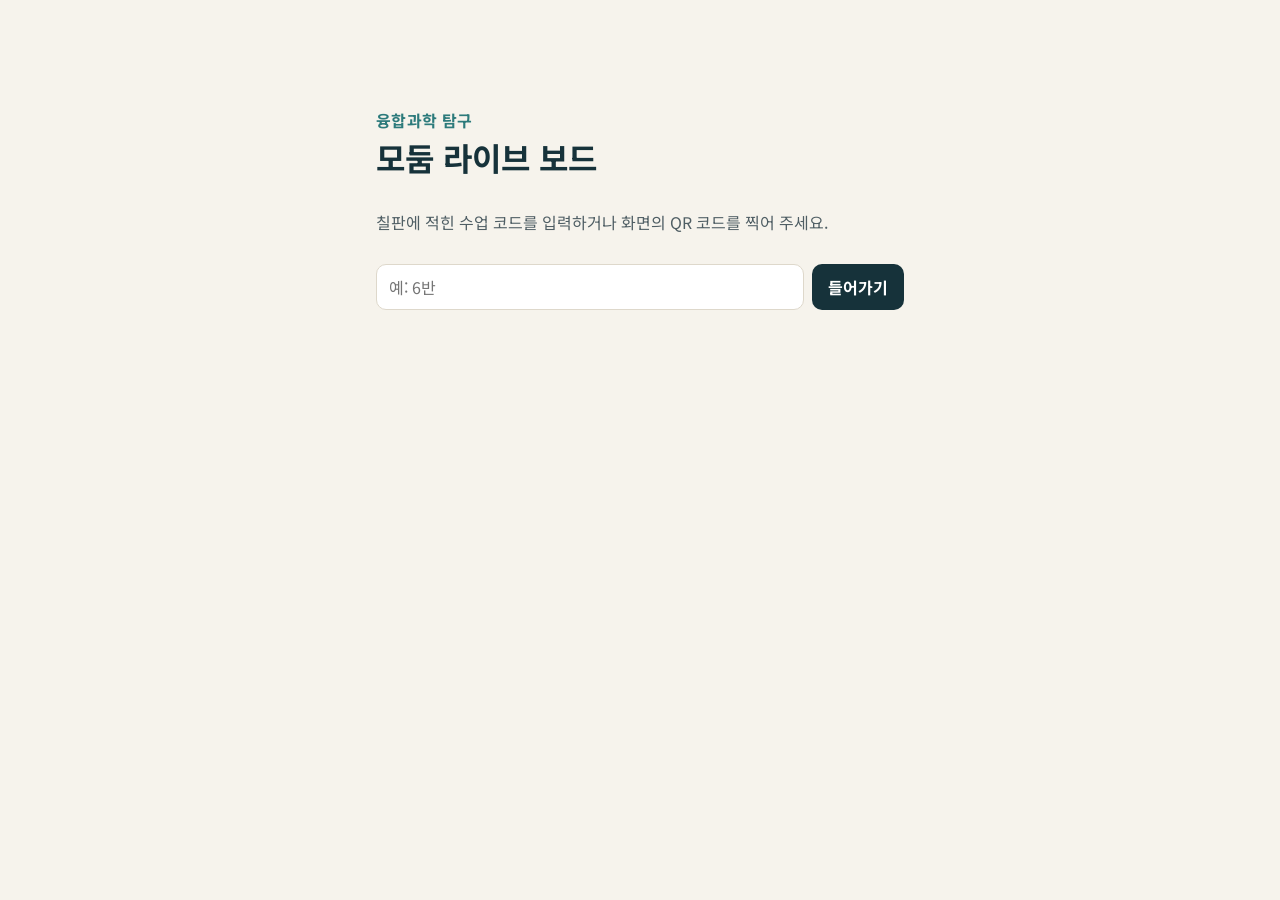
<file: index.html>
<!doctype html>
<html lang="ko">
<head>
<meta charset="utf-8">
<meta name="viewport" content="width=device-width, initial-scale=1">
<title>융합과학 탐구 · 난제 해결 라이브 보드</title>
<link rel="preconnect" href="https://fonts.googleapis.com">
<link href="https://fonts.googleapis.com/css2?family=Noto+Sans+KR:wght@400;500;700;900&display=swap" rel="stylesheet">
<link rel="stylesheet" href="css/style.css">
</head>
<body>
<div id="app"></div>
<script type="module" src="js/student.js"></script>
</body>
</html>
</file>
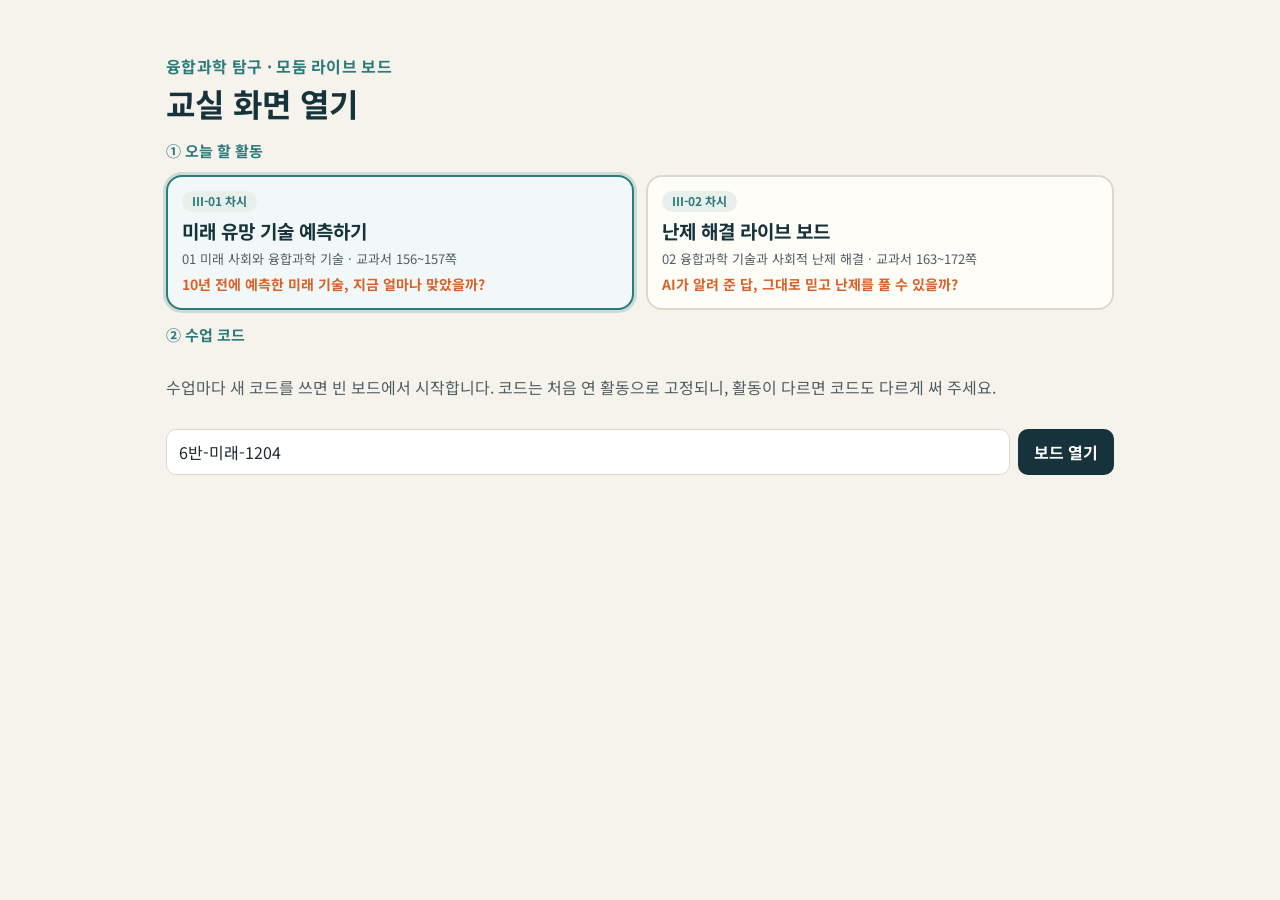
<file: board.html>
<!doctype html>
<html lang="ko">
<head>
<meta charset="utf-8">
<meta name="viewport" content="width=device-width, initial-scale=1">
<title>융합과학 탐구 · 난제 해결 라이브 보드 · 교실 화면</title>
<link rel="preconnect" href="https://fonts.googleapis.com">
<link href="https://fonts.googleapis.com/css2?family=Noto+Sans+KR:wght@400;500;700;900&display=swap" rel="stylesheet">
<link rel="stylesheet" href="css/style.css">
<script src="js/vendor/qrcode.js"></script>
</head>
<body>
<div id="app"></div>
<script type="module" src="js/board.js"></script>
</body>
</html>
</file>
<file: css/style.css>
:root {
  --bg: #F6F3EC; --panel: #FFFDF8; --line: #DED8CB; --ink: #1E2B30; --soft: #4F5E64;
  --navy: #16323A; --navy2: #1F4650; --teal: #2C7A7B; --mint: #8FC7C1; --orange: #D9622B; --peach: #F3D9C8;
  --green: #2E8B57; --yellow: #E8B730; --red: #C8352E;
  --font: 'Noto Sans KR', 'Apple SD Gothic Neo', 'Malgun Gothic', sans-serif;
}
* { box-sizing: border-box; }
html, body { margin: 0; background: var(--bg); color: var(--ink); font-family: var(--font); }
button, input, textarea, select { font-family: inherit; font-size: inherit; color: inherit; }
button { cursor: pointer; }
:focus-visible { outline: 3px solid var(--orange); outline-offset: 2px; }
.muted { color: var(--soft); }
.pill { display: inline-block; padding: 4px 12px; border-radius: 999px; font-weight: 700; font-size: 14px; }
.demo { background: #FFF1C9; color: #5B4300; padding: 10px 14px; border-radius: 10px; font-size: 14px; line-height: 1.5; }
.err { background: #FBE3E1; color: #7A1D17; padding: 10px 14px; border-radius: 10px; font-size: 15px; }
.toast { position: fixed; left: 50%; bottom: 24px; transform: translateX(-50%); background: var(--navy); color: #fff; padding: 12px 20px; border-radius: 12px; font-weight: 700; box-shadow: 0 6px 24px rgba(0,0,0,.2); z-index: 50; }

/* ---------- 학생 화면 ---------- */
.s-wrap { max-width: 860px; margin: 0 auto; padding: 16px 16px 80px; display: flex; flex-direction: column; gap: 16px; }
.s-head { display: flex; flex-direction: column; gap: 10px; }
.s-head h1 { margin: 0; font-size: 24px; color: var(--navy); }
.room { font-size: 14px; color: var(--teal); font-weight: 700; }
.groups { display: grid; grid-template-columns: repeat(5, minmax(0, 1fr)); gap: 8px; }
.groups button { border: 2px solid var(--line); background: var(--panel); border-radius: 14px; padding: 10px 6px; text-align: center; line-height: 1.3; }
.groups button b { display: block; font-size: 18px; color: var(--navy); }
.groups button span { font-size: 12px; color: var(--soft); }
.groups button[aria-pressed="true"] { border-color: var(--teal); background: var(--teal); }
.groups button[aria-pressed="true"] b, .groups button[aria-pressed="true"] span { color: #fff; }
.tabs { display: flex; gap: 6px; overflow-x: auto; padding-bottom: 4px; }
.tabs button { flex: none; border: 1px solid var(--line); background: var(--panel); border-radius: 999px; padding: 8px 14px; font-weight: 700; font-size: 15px; color: var(--soft); }
.tabs button.done::after { content: ' ✓'; color: var(--teal); }
.tabs button[aria-selected="true"] { background: var(--navy); color: #fff; border-color: var(--navy); }
.card { background: var(--panel); border: 1px solid var(--line); border-radius: 18px; padding: 20px; display: flex; flex-direction: column; gap: 14px; }
.card h2 { margin: 0; font-size: 22px; color: var(--navy); }
.hint { background: #E9EFEA; border-radius: 12px; padding: 12px 14px; font-size: 15px; line-height: 1.6; }
.hint b { color: var(--teal); }
label.f, div.f { display: flex; flex-direction: column; gap: 6px; font-weight: 700; font-size: 15px; }
.req { color: var(--orange); font-size: 13px; }
textarea, input[type=text], select { width: 100%; border: 1.5px solid var(--line); border-radius: 10px; padding: 10px 12px; background: #fff; font-size: 16px; line-height: 1.5; font-weight: 400; }
textarea { min-height: 70px; resize: vertical; }
.row3 { border: 1px dashed var(--line); border-radius: 12px; padding: 12px; display: flex; flex-direction: column; gap: 10px; }
.row3 h3 { margin: 0; font-size: 16px; color: var(--orange); }
.choices { display: flex; flex-wrap: wrap; gap: 8px; }
.choices label { display: flex; align-items: center; gap: 6px; border: 1.5px solid var(--line); border-radius: 999px; padding: 6px 12px; font-size: 15px; background: #fff; font-weight: 500; }
.choices input { accent-color: var(--teal); width: 18px; height: 18px; }
.light-G { color: var(--green); } .light-Y { color: #8A6400; } .light-R { color: var(--red); }
.submit { border: 0; background: var(--orange); color: #1A1A1A; font-weight: 900; font-size: 18px; border-radius: 14px; padding: 14px; }
.submit:disabled { opacity: .5; cursor: default; }
.recv { border-left: 4px solid var(--teal); padding: 8px 12px; background: #fff; border-radius: 8px; font-size: 15px; line-height: 1.6; font-weight: 400; }
.join { display: flex; gap: 8px; }
.join input { flex: 1; }
.join button, .btn { border: 0; background: var(--navy); color: #fff; border-radius: 10px; padding: 10px 16px; font-weight: 700; }

/* ---------- 교실 앞 보드 ---------- */
.b-wrap { height: 100vh; display: flex; flex-direction: column; padding: 18px 24px; gap: 14px; }
.b-top { display: flex; align-items: center; gap: 18px; flex-wrap: wrap; }
.b-top h1 { margin: 0; font-size: 28px; font-weight: 900; color: var(--navy); }
.b-top .q { font-size: 18px; color: var(--orange); font-weight: 700; }
.b-top .sp { flex: 1; }
.b-tabs { display: flex; gap: 6px; flex-wrap: wrap; }
.b-tabs button { border: 1px solid var(--line); background: var(--panel); border-radius: 999px; padding: 8px 16px; font-weight: 700; font-size: 16px; color: var(--soft); }
.b-tabs button[aria-selected="true"] { background: var(--navy); color: #fff; border-color: var(--navy); }
.b-meta { font-size: 14px; color: var(--soft); font-variant-numeric: tabular-nums; }
.b-grid { flex: 1; min-height: 0; display: grid; grid-template-columns: repeat(5, minmax(0, 1fr)); gap: 14px; }
.col { background: var(--panel); border: 1px solid var(--line); border-radius: 18px; display: flex; flex-direction: column; min-height: 0; overflow: hidden; cursor: zoom-in; }
.col-h { background: var(--navy); color: #fff; padding: 12px 16px; display: flex; flex-direction: column; gap: 6px; }
.col-h .n { font-size: 14px; color: var(--mint); font-weight: 700; }
.col-h .t { font-size: 22px; font-weight: 900; line-height: 1.2; }
.dots { display: flex; gap: 5px; }
.dot { flex: 1; height: 8px; border-radius: 4px; background: #34555E; }
.dot.on { background: var(--mint); }
.dot.now { background: var(--orange); }
.col-b { padding: 14px; display: flex; flex-direction: column; gap: 10px; overflow-y: auto; font-size: 19px; line-height: 1.5; }
.lbl { font-size: 15px; font-weight: 700; color: var(--teal); }
.box { background: #fff; border: 1px solid var(--line); border-radius: 10px; padding: 8px 10px; word-break: keep-all; overflow-wrap: anywhere; }
.box.sci { border: 2px solid var(--teal); background: #EEF6F5; }
.box.v2 { border: 2px solid var(--orange); background: #FFF4EC; font-weight: 700; }
.empty { color: #9AA6AA; font-size: 15px; text-align: center; padding: 24px 8px; }
.sig { display: flex; gap: 8px; align-items: flex-start; }
.sig i { flex: none; width: 18px; height: 18px; border-radius: 50%; margin-top: 5px; }
.sig i.G { background: var(--green); } .sig i.Y { background: var(--yellow); } .sig i.R { background: var(--red); }
.mvp { background: var(--red); color: #fff; }
.chip { display: inline-block; font-size: 13px; font-weight: 700; border-radius: 8px; padding: 2px 8px; margin: 2px 4px 2px 0; background: #E9EFEA; color: var(--navy); }
.chip.acc { background: var(--peach); color: #7A3510; }
.chip.reb { background: var(--navy2); color: #fff; }
.fresh { animation: pop 1.2s ease-out; }
@keyframes pop { 0% { box-shadow: 0 0 0 4px var(--orange); } 100% { box-shadow: 0 0 0 0 transparent; } }
@media (prefers-reduced-motion: reduce) { .fresh { animation: none; } }
.ov { position: fixed; inset: 0; background: rgba(22,50,58,.55); display: flex; align-items: center; justify-content: center; padding: 32px; z-index: 20; }
.ov .col { width: min(1100px, 100%); max-height: 100%; cursor: zoom-out; }
.ov .col-b { font-size: 26px; } .ov .lbl { font-size: 18px; } .ov .col-h .t { font-size: 34px; }
.joinbox { display: flex; align-items: center; gap: 12px; background: var(--panel); border: 1px solid var(--line); border-radius: 14px; padding: 6px 12px 6px 6px; }
.joinbox .qr { width: 120px; height: 120px; background: #fff; border: 0; border-radius: 8px; padding: 0; cursor: zoom-in; }
.joinbox .qr img { width: 120px; height: 120px; display: block; image-rendering: pixelated; }
.qr-ov { cursor: zoom-out; }
.qr-big { background: #fff; border-radius: 24px; padding: 32px; display: flex; flex-direction: column; align-items: center; gap: 12px; max-width: 92vw; }
.qr-big img { width: min(70vh, 80vw); height: min(70vh, 80vw); image-rendering: pixelated; display: block; }
.qr-big .code { font-size: 32px; font-weight: 900; color: var(--navy); }
.qr-big .url { font-size: 18px; color: var(--soft); overflow-wrap: anywhere; text-align: center; }
.joinbox .code { font-size: 22px; font-weight: 900; color: var(--navy); }
.joinbox .url { font-size: 13px; color: var(--soft); max-width: 260px; overflow-wrap: anywhere; }
.setup { max-width: 560px; margin: 12vh auto; padding: 0 16px; display: flex; flex-direction: column; gap: 14px; }
.setup h1 { margin: 0; color: var(--navy); }

/* ---------- 사진·그림 ---------- */
.hidden-file { display: none; }
.btn-ghost { border: 1.5px solid var(--line); background: #fff; color: var(--navy); border-radius: 10px; padding: 9px 14px; font-weight: 700; }
.att-preview { display: flex; align-items: flex-start; gap: 10px; flex-wrap: wrap; }
.att-preview img { max-width: 100%; max-height: 260px; border-radius: 10px; border: 1px solid var(--line); }
.mini-gal { display: grid; grid-template-columns: repeat(3, minmax(0, 1fr)); gap: 8px; }
.mini-gal figure, .pic { margin: 0; }
.mini-gal img { width: 100%; aspect-ratio: 4 / 3; object-fit: cover; border-radius: 8px; border: 1px solid var(--line); }
.mini-gal figcaption { font-size: 13px; color: var(--soft); font-weight: 400; }
.pad-ov { position: fixed; inset: 0; background: rgba(22,50,58,.75); z-index: 40; display: flex; align-items: center; justify-content: center; padding: 12px; }
.pad { background: var(--panel); border-radius: 16px; padding: 12px; display: flex; flex-direction: column; gap: 10px; width: min(1200px, 100%); max-height: 100%; }
.pad-tools { display: flex; flex-wrap: wrap; gap: 8px; align-items: center; }
.pad-tools select { width: auto; }
.pad-tools .sp { flex: 1; }
.swatch { width: 36px; height: 36px; border-radius: 50%; border: 2px solid var(--line); }
.swatch[aria-pressed="true"] { outline: 3px solid var(--orange); outline-offset: 2px; }
.pad-canvas { width: 100%; height: auto; max-height: calc(100vh - 120px); object-fit: contain; background: #fff; border-radius: 10px; border: 1px solid var(--line); touch-action: none; }
.pic img { width: 100%; max-height: 260px; object-fit: contain; background: #fff; border: 1px solid var(--line); border-radius: 10px; cursor: zoom-in; display: block; }
.pic figcaption { font-size: 15px; color: var(--soft); margin-top: 4px; }
.ov .pic img { max-height: 60vh; }

/* ---------- 진행 모니터·반 전체 정리 ---------- */
.ago { font-weight: 500; color: #B9D3CF; }
.ago.stale { color: #1A1A1A; background: var(--yellow); border-radius: 6px; padding: 0 6px; margin-left: 6px; font-weight: 900; }
.b-side { display: flex; flex-direction: column; gap: 6px; align-items: flex-end; }
.sum-grid { flex: 1; min-height: 0; display: grid; grid-template-columns: minmax(0, 1fr) minmax(0, 1.3fr); gap: 16px; }
.sum-card { background: var(--panel); border: 1px solid var(--line); border-radius: 18px; padding: 18px; display: flex; flex-direction: column; gap: 12px; min-height: 0; }
.sum-card h2 { margin: 0; font-size: 26px; color: var(--navy); line-height: 1.3; }
.sum-bar { display: flex; height: 56px; border-radius: 12px; overflow: hidden; }
.sum-bar .seg { display: flex; align-items: center; justify-content: center; font-weight: 900; font-size: 18px; color: #fff; min-width: 0; white-space: nowrap; overflow: hidden; }
.sum-bar .G { background: var(--green); } .sum-bar .Y { background: var(--yellow); color: #1A1A1A; } .sum-bar .R { background: var(--red); }
.sum-list { display: flex; flex-direction: column; gap: 10px; overflow-y: auto; font-size: 18px; line-height: 1.5; }
.sum-row { border-bottom: 1px dashed var(--line); padding-bottom: 10px; display: flex; flex-direction: column; gap: 6px; }
.sum-g b { color: var(--navy); margin-right: 8px; } .sum-g span { color: var(--soft); font-size: 15px; }
.sum-v { display: grid; grid-template-columns: minmax(0, 1fr) auto minmax(0, 1fr); gap: 8px; align-items: center; }
.sum-v .arrow { font-size: 24px; font-weight: 900; color: var(--orange); display: flex; flex-direction: column; align-items: center; }
.sum-c { font-size: 15px; }
.sum-legend { display: flex; flex-wrap: wrap; gap: 6px 16px; margin-top: 8px; font-size: 16px; color: var(--soft); }
.sum-legend i { display: inline-block; width: 12px; height: 12px; border-radius: 50%; margin-right: 6px; }
.sum-legend i.G { background: var(--green); } .sum-legend i.Y { background: var(--yellow); } .sum-legend i.R { background: var(--red); }

/* 그림 크게 보기 */
.img-ov { position: fixed; inset: 0; z-index: 30; background: #0E1A1E; display: flex; flex-direction: column; }
.iv-bar { display: flex; align-items: center; gap: 8px; padding: 10px 16px; color: #fff; }
.iv-cap { flex: 1; font-size: 22px; font-weight: 700; overflow: hidden; text-overflow: ellipsis; white-space: nowrap; }
.iv-bar button { border: 1px solid rgba(255,255,255,.35); background: rgba(255,255,255,.08); color: #fff; border-radius: 10px; padding: 8px 16px; font-size: 18px; font-weight: 700; min-width: 48px; }
.iv-z { min-width: 64px; text-align: center; font-variant-numeric: tabular-nums; font-size: 18px; }
.iv-stage { flex: 1; min-height: 0; overflow: auto; display: grid; place-items: center; touch-action: none; cursor: zoom-in; user-select: none; }
.iv-stage.zoomed { place-items: start; cursor: grab; }
.iv-stage img { display: block; background: #fff; max-width: none; }
.iv-stage.zoomed img { margin: auto; }
.kicker { display: block; font-size: .5em; font-weight: 700; color: var(--teal); letter-spacing: .02em; margin-bottom: 2px; }

/* 활동 고르기 */
.setup.wide { max-width: 980px; margin-top: 6vh; }
.act-cards { display: grid; grid-template-columns: repeat(2, minmax(0, 1fr)); gap: 12px; }
.act-card { text-align: left; border: 2px solid var(--line); background: var(--panel); border-radius: 16px; padding: 14px; display: flex; flex-direction: column; gap: 6px; line-height: 1.4; }
.act-card b { font-size: 19px; color: var(--navy); }
.act-card .muted { font-size: 13px; }
.act-card .act-q { font-size: 14px; color: var(--orange); font-weight: 700; }
.act-card .act-tag { align-self: flex-start; font-size: 12px; font-weight: 700; border-radius: 999px; padding: 2px 10px; background: #E9EFEA; color: var(--teal); }
.act-card[aria-checked="true"] { border-color: var(--teal); box-shadow: 0 0 0 3px rgba(44,122,123,.2); background: #F1F8F7; }
@media (max-width: 760px) { .act-cards { grid-template-columns: 1fr; } }
.stage-t { color: var(--orange); }
.sum-final { display: grid; grid-template-columns: minmax(0, 1fr) minmax(0, 1.4fr); gap: 10px; align-items: start; }
.sum-final .pic img { max-height: 180px; }
.sum-final.noimg { grid-template-columns: 1fr; }

/* 실시간 화면 */
.typing { margin-left: 8px; background: var(--orange); color: #1A1A1A; border-radius: 6px; padding: 0 6px; font-weight: 900; }
.live { border: 2px solid var(--teal); border-radius: 12px; background: #fff; overflow: hidden; }
.live.idle { border-color: var(--line); opacity: .7; }
.live-h { display: flex; align-items: center; gap: 8px; background: #E9EFEA; padding: 6px 10px; font-size: 15px; }
.live-h b { color: var(--navy); }
.live-tab { background: var(--navy); color: #fff; border-radius: 999px; padding: 1px 10px; font-weight: 700; font-size: 14px; }
.live-t { margin-left: auto; color: var(--soft); font-variant-numeric: tabular-nums; }
.live-b { padding: 8px 10px; display: flex; flex-direction: column; gap: 8px; font-size: 17px; }
.empty.small { padding: 6px; font-size: 14px; }
.live-h { flex-wrap: wrap; } .live-h b, .live-tab, .live-t { white-space: nowrap; }

/* 발표 모드 */
.b-btns { display: flex; gap: 6px; }
.pres { position: fixed; inset: 0; z-index: 25; background: var(--bg); display: flex; flex-direction: column; padding: 18px 40px 16px; gap: 14px; }
.pres-h { display: flex; align-items: center; gap: 10px; flex-wrap: wrap; }
.pres-h .sp { flex: 1; }
.pres-g { display: flex; gap: 6px; }
.pres-g button, .pres-x, .pres-f button { border: 1px solid var(--line); background: var(--panel); border-radius: 999px; padding: 8px 16px; font-weight: 700; font-size: 17px; color: var(--soft); }
.pres-g button[aria-pressed="true"] { background: var(--navy); color: #fff; border-color: var(--navy); }
.pres-timer { border: 0; background: var(--navy); color: #fff; border-radius: 14px; padding: 6px 20px; font-size: 34px; font-weight: 900; font-variant-numeric: tabular-nums; min-width: 130px; }
.pres-timer.run { background: var(--teal); }
.pres-timer.warn { background: var(--orange); color: #1A1A1A; }
.pres-title { display: flex; align-items: baseline; gap: 18px; }
.pres-n { font-size: 24px; font-weight: 700; color: var(--teal); }
.pres-title b { font-size: 48px; font-weight: 900; color: var(--navy); line-height: 1.15; }
.pres-steps { display: flex; gap: 8px; flex-wrap: wrap; }
.pres-steps button { border: 2px solid var(--line); background: var(--panel); border-radius: 12px; padding: 6px 14px; font-size: 18px; font-weight: 700; color: var(--soft); }
.pres-steps button[aria-current="true"] { border-color: var(--orange); background: #FFF4EC; color: var(--navy); }
.pres-b { flex: 1; min-height: 0; overflow-y: auto; background: var(--panel); border: 1px solid var(--line); border-radius: 20px; padding: 24px 32px; display: flex; flex-direction: column; gap: 14px; font-size: 30px; line-height: 1.5; }
.pres-b .lbl { font-size: 20px; }
.pres-b .muted { font-size: 20px; }
.pres-b .chip { font-size: 18px; }
.pres-b .sig i { width: 28px; height: 28px; margin-top: 10px; }
.pres-b .pic img { max-height: 46vh; }
.pres-f { display: flex; align-items: center; justify-content: center; gap: 20px; font-size: 20px; color: var(--soft); font-variant-numeric: tabular-nums; }
.pres-f button:disabled { opacity: .4; cursor: default; }

.guide { background: #FFF6EA; border: 1px solid #F0CFA6; border-radius: 12px; padding: 12px 14px; font-size: 15px; line-height: 1.6; }
.guide b { color: #C2541F; }
.guide ol { margin: 6px 0 0; padding-left: 22px; }
.guide li { margin: 2px 0; }
.guide p { margin: 6px 0 0; font-size: 14px; }
.pcard { display: flex; gap: 10px; align-items: center; background: #16323A; color: #F6F3EC; border-radius: 12px; padding: 12px 14px; }
.pcard .pl { background: #E8A06F; color: #16323A; font-weight: 700; border-radius: 8px; padding: 2px 10px; white-space: nowrap; }
.pcard p { flex: 1; margin: 0; font-size: 15px; line-height: 1.55; user-select: text; }
.pcard .copy { background: #F6F3EC; color: #16323A; border: 0; border-radius: 8px; padding: 8px 12px; font-weight: 700; white-space: nowrap; }
.sig .muted, .sig .box { overflow-wrap: anywhere; }
</file>
